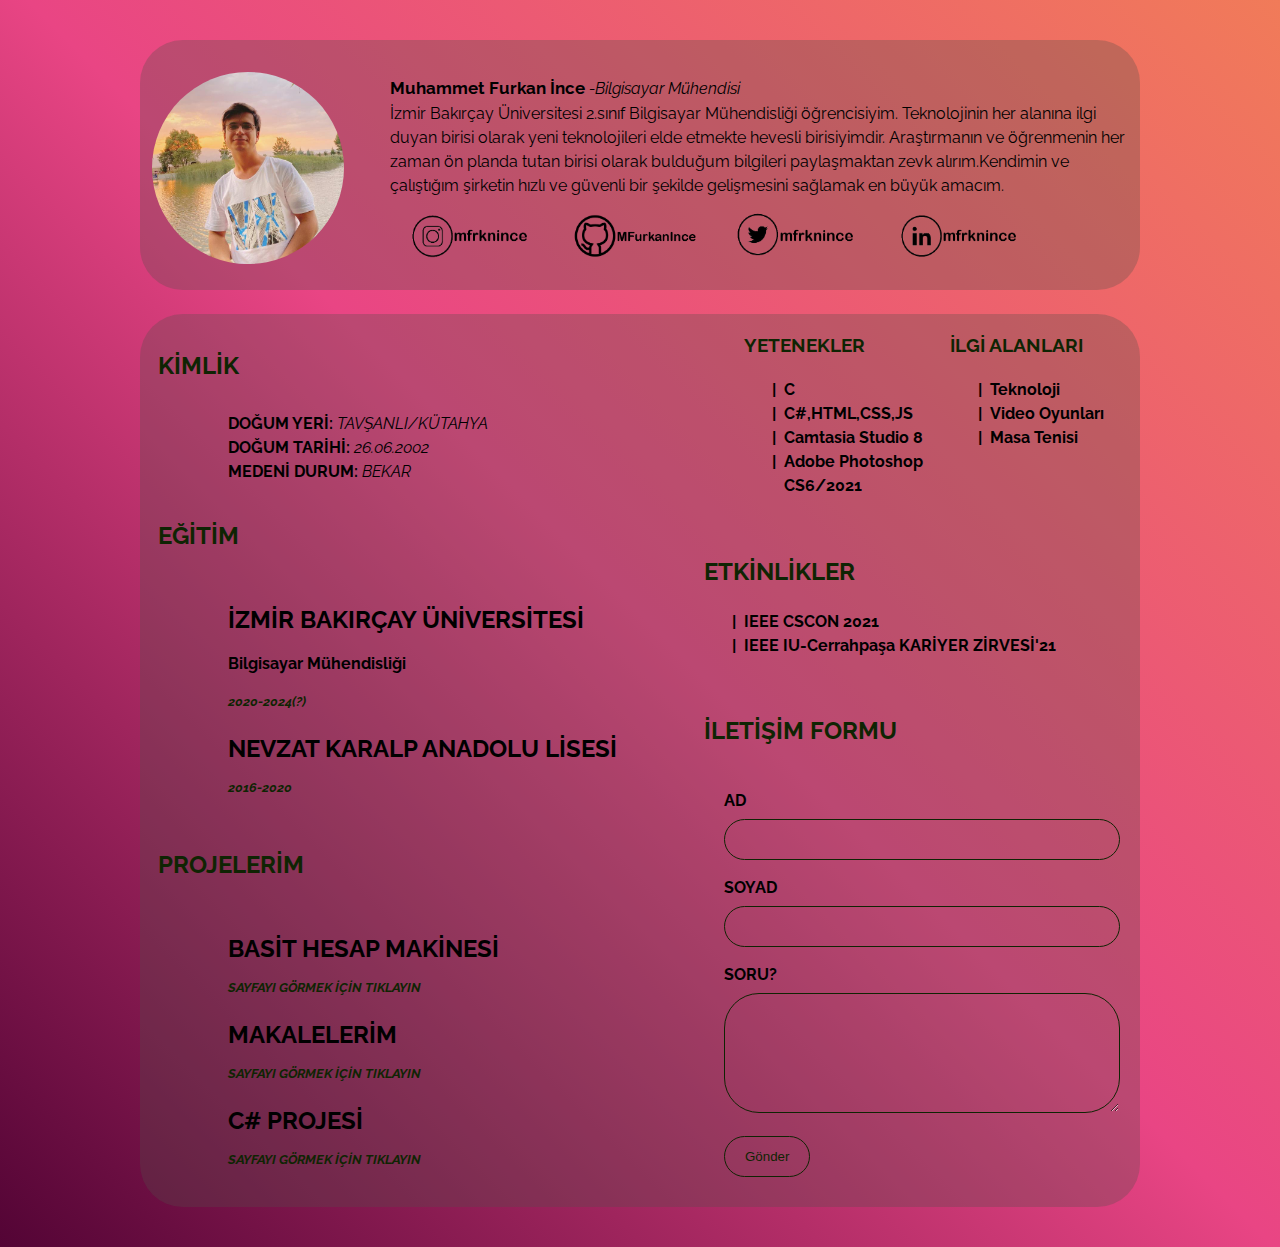
<file: index.html>
<!DOCTYPE html>
<html lang="en">
<head>
    <meta charset="UTF-8">
    <meta http-equiv="X-UA-Compatible" content="IE=edge">
    <meta name="viewport" content="width=device-width, initial-scale=1.0">
    <title>M.Furkan İnce</title>
    <link rel="stylesheet" href="page.css">
    <script src="alert.js"></script>
</head>
<body>

    <link href="https://fonts.googleapis.com/css2?family=Raleway:wght@200&display=swap" rel="stylesheet">
    <header>
        <section class="profil" >
            <img src="images/pp.jpg">
            <p> <b style="font-size: 17px;">Muhammet Furkan İnce</b>   <em>  -Bilgisayar Mühendisi</em>  <br>
                    İzmir Bakırçay Üniversitesi 2.sınıf Bilgisayar Mühendisliği öğrencisiyim. Teknolojinin her alanına
                    ilgi duyan birisi olarak yeni teknolojileri elde etmekte hevesli birisiyimdir. Araştırmanın ve öğrenmenin
                    her zaman ön planda tutan birisi olarak bulduğum bilgileri paylaşmaktan zevk alırım.Kendimin ve çalıştığım şirketin
                    hızlı ve güvenli bir şekilde gelişmesini sağlamak en büyük amacım.
                <br>
           
      
                <a href="https://www.instagram.com/mfrknince"> <img src="images/instagram.png" style="height: 50px; width: 135px;">  </a>
                <a href="https://www.github.com/MFurkanInce"><img src="images/github.png" style="width: 135px; height: 50px;"></a>               
                <a href="https://www.twitter.com/mfrknince"><img src="images/twitter.png" style="width: 135px; height: 50px;"></a>
                <a href="https://www.linkedin.com/in/mfrknince"><img src="images/linkedin.png " style="width: 135px; height: 50px;"> </a>
              
            </p>
           
          
        </section>  
         </header>  
<br>


    <div class="main">
      
        <div class="column " >
            <div class="sectionTitle ">
                <h1>KİMLİK</h1>
            </div>

            <div class="sectionContent ">
                <article>
                        
                            <b>  DOĞUM YERİ:</b>
                                <em>    TAVŞANLI/KÜTAHYA</em><br>            
                             <b> DOĞUM TARİHİ:</b>
                               <em>26.06.2002</em><br>
                            <b>MEDENİ DURUM:</b>
                                <em> BEKAR</em><br>
                    
                </article>
            </div>
            <div class="clear"></div>
           









            <div class="sectionTitle ">
                <h1>EĞİTİM</h1>
            </div>

            <div class="sectionContent ">
                <article>
                    <h2>
                        İZMİR BAKIRÇAY ÜNİVERSİTESİ
                    </h2>
                    <p style="font-weight: bolder;" >Bilgisayar Mühendisliği</p>
                    <p class="subDetails">2020-2024(?)</p>
                    <p></p>
                </article>

                <article>
					<h2> NEVZAT KARALP ANADOLU LİSESİ</h2>
					<p class="subDetails">2016-2020</p>
					<p></p>
				</article>
            </div>
            <div class="clear"></div>
           
            
            <div class="sectionTitle">
                <h1 class="opacity">PROJELERİM </h1>
            </div>

            <div class="sectionContent">
                <article>
                    <h2>
                        BASİT HESAP MAKİNESİ
                    </h2>
                    <p class="subDetails" style="color: black; outline: none;" ><a href="basicCal/200601059.html">SAYFAYI GÖRMEK İÇİN TIKLAYIN</a></p>
                    <p></p>
                </article>

                <article>
					<h2 >MAKALELERİM</h2>
					<p class="subDetails"><a href="https://mfrknince.medium.com" >SAYFAYI GÖRMEK İÇİN TIKLAYIN</a></p>
					<p></p>
				</article>

                <article>
					<h2 >C# PROJESİ</h2>
					<p class="subDetails"><a href="https://github.com/MFurkanInce/BIL201_Odev1" >SAYFAYI GÖRMEK İÇİN TIKLAYIN</a></p>
					<p></p>
				</article>
            </div>
            <div class="clear"></div>
           




</div>

        <div class="column  ">
            
          
    <section class="yetenekler">
        <ul>
          <li>
            <h3>YETENEKLER</h3>
            <ul class="listStyle">
              
              <li >C </li>
              <li >C#,HTML,CSS,JS</li>
              <li >Camtasia Studio 8</li>
              <li >Adobe Photoshop CS6/2021</li>
              
              
            </ul>
          </li>
          <li>
            <h3>İLGİ ALANLARI</h3>
            <ul class="listStyle">
              <li >Teknoloji</li>
              <li >Video Oyunları</li>
              <li >Masa Tenisi</li>

            </ul>
          </li>
        </ul>
      </section>


      <section class="etkinlikler">
        <h2 style="color:rgb(15, 36, 3);">ETKİNLİKLER</h2>
        <ul>
            <li>IEEE CSCON 2021</li>
            <li>IEEE IU-Cerrahpaşa KARİYER ZİRVESİ'21 </li>


        </ul>


      </section>










      <section class="iletişim">
     
        <h2 style="color:rgb(15, 36, 3);">İLETİŞİM FORMU</h2>
    <div class="container">
        <form>
      
          <label for="ad">AD</label>
          <input type="text" id="ad" name="ad" >
      
          <label for="soyad">SOYAD</label>
          <input type="text" id="soyad" name="soyad" >
      
          
      
          <label for="sorun">SORU?</label>
          <textarea id="sorun" name="sorun"      style="height:120px"></textarea>
      
          <input  id="gonder" type="submit"  onClick="FormVerileri()" value="Gönder">
      
        </form>
      </div>
</section>





                
        </div>


    </div>


    
</body>
</html>
</file>
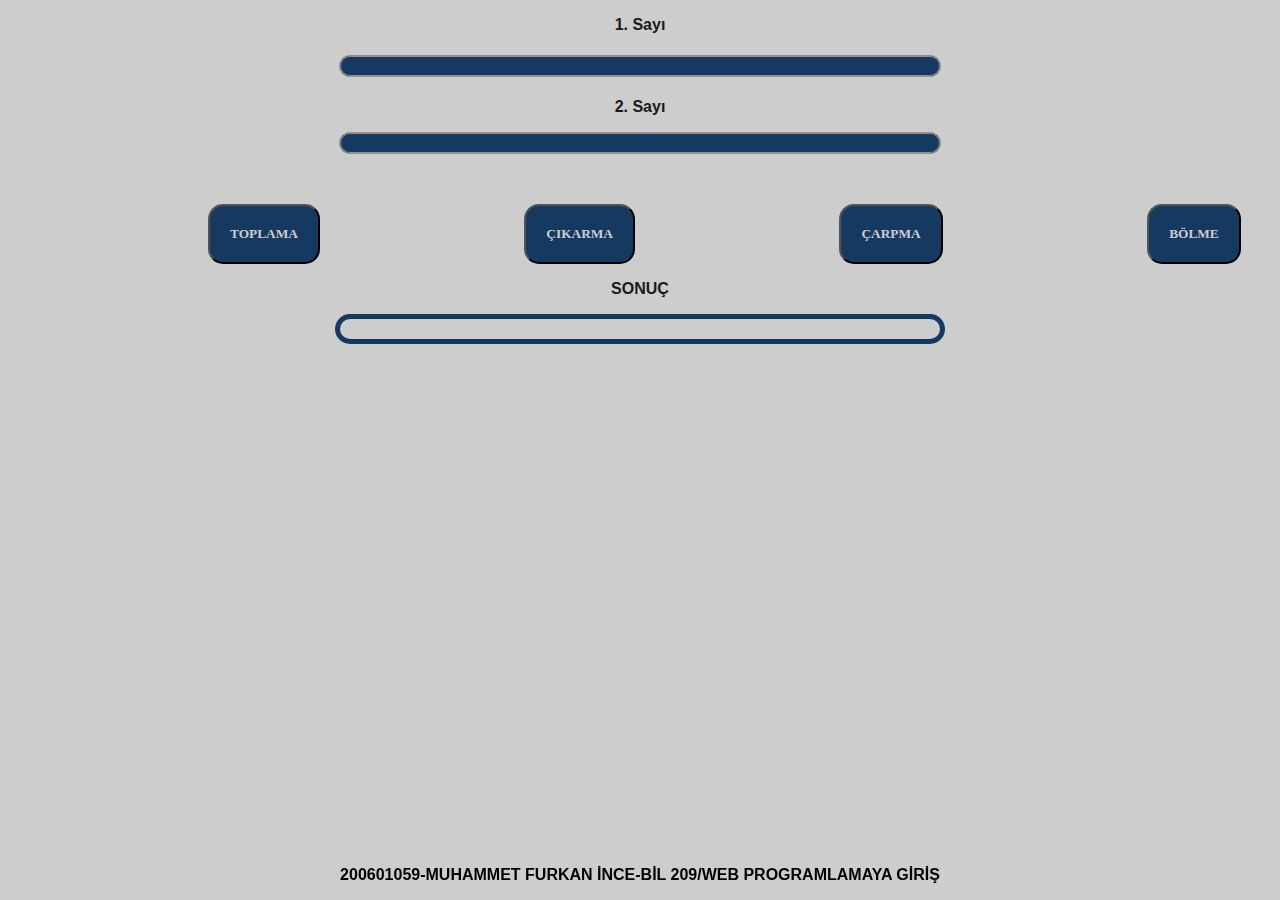
<file: basicCal/200601059.html>
<!DOCTYPE html>
<html lang="en">
<head>
    <meta charset="UTF-8">
    <meta http-equiv="X-UA-Compatible" content="IE=edge">
    <meta name="viewport" content="width=
    , initial-scale=1.0">
    <link rel="stylesheet" href="200601059.css">
    <script src="200601059.js"></script>
    <link rel="preconnect" href="https://fonts.googleapis.com">
<link rel="preconnect" href="https://fonts.gstatic.com" crossorigin>
<link href="https://fonts.googleapis.com/css2?family=Lato:ital,wght@1,300&display=swap" rel="stylesheet">
    <title>200601059</title>
</head>
<body>
  
    <p class="p"> 1. Sayı 
  <div class="textboxStyler">
   </p>
    <div class="textBox">
      <input type="text"  id="first" class="textBox" />
    </div>
  </div>
  <p class="p"> 2. Sayı 
</p>
  <div class="textboxStyler">
    
     <div class="textBox">

       <input type="text" id="second" class="textBox"  />

     </div>
   </div> 

   <div class="buttons">
  <input type="button"  onclick="toplamaIslemi()" value="TOPLAMA"/>
  <input type="button"  onclick="cikarmaIslemi()" value="ÇIKARMA"/>
  <input type="button"  onclick="carpmaIslemi()" value="ÇARPMA"/>
  <input type="button"  onclick="bolmeIslemi()" value="BÖLME"/>
</div>


  <p class="p" style="text-align: center;"> SONUÇ </p>
      <div class="textboxStyler">       
        
        <div class="resultBox">
        <p id="sonuc" style="margin: auto; height: 20px;" > </p>
        </div> 
</div>
  


<div class="footer">

 <footer>

<p style="text-align: center;">

200601059-MUHAMMET FURKAN İNCE-BİL 209/WEB PROGRAMLAMAYA GİRİŞ

</p>

 </footer>


</div>


</body>
</html>
</file>
<file: page.css>
.profil img
{
    border-radius: 99px;
    width: 12rem;
    height: 12rem;
    margin: 12px;
}
ul
{
    list-style: none;
}
html {
    font-family: "Raleway",'Lato';
    line-height: 1.5;
  }
  
  body {
    padding: 2rem 2.5rem;
      background: linear-gradient(45deg, rgb(83, 4, 53), #E94584,#F17C58, #24AADB , #27DBB1,#FFDC18, #FF3706 ,rgb(70, 5, 5));
      background-size: 600% 100%;
      animation: gradient 10s linear infinite;
      animation-direction: alternate;
  }
  @keyframes gradient {
      0% {background-position: 0%}
      100% {background-position: 100%}
  }
  .profil   
  {
      display: grid;  
      grid-template-columns: 1fr 3fr;
  }



  .name
  {
      color: black;
      font-weight: bolder;
  }


  .main
  {
      display: grid;
      grid-template-columns: 50% 1fr ;
      grid-gap: 4rem;
      max-width: 1000px;
    
      background-color: rgb(82, 78, 73,0.3);
      margin: auto;
      border-radius: 43px;
  }

header
{
    background-color: rgba(82, 78, 73, 0.3);
    border-radius: 43px;
    max-width: 1000px;
    max-height: 250px;
    margin: auto;
    
}
.timeline .event + .event {
    padding-top: 1rem;
  }
  
  .timeline .event {
    display: grid;
    grid-template-columns: 5ch 1fr;
  }
  
  .timeline .content {
    border-left: 1px solid #888;
    padding-left: 1rem;
    margin-left: 1rem;
  }
  
  .content > h3 + p {
    margin-bottom: 1rem;
    color: rgb(15, 36, 3);
  }


  
section {

	padding: 20px 0 0;
}

section:first-child {
	border-top: 0;
}

section:last-child {
	padding: 20px 0 10px;
}

.sectionTitle {
	float: left;
	width: 40%;
  margin: 18px;
  margin-bottom: 12px;
  
}

.sectionContent {
	float: right;
	width: 82.5%;
  
}

.sectionTitle h1 {

	
	font-size: 1.5em;
	color:rgb(15, 36, 3);
}

.sectionContent h2 {

	font-size: 1.5em;
	margin-bottom: -2px;
}

.subDetails {
	font-size: 0.8em;
	font-style: italic;
	margin-bottom: 3px;
  font-weight: bold;
  color:rgb(15, 36, 3);
}
.clear {clear: both;}

  
.yetenekler > ul {
    display: grid;
    grid-template-columns: 1fr 1fr;
    grid-gap: 1rem;
    color: rgb(15, 36, 3);
  }

.yetenekler
{
    margin: auto;
    margin-top: -1cm;
    color:rgb(15, 36, 3);

}
 
  .container {
    border-radius: 5px;
    padding: 20px;
  }

  
  input[type=text], select, textarea {
    width: 100%; 
    padding: 12px; 
    border: 1px solid rgb(15, 36, 3); 
    background-color: rgba(255, 255, 255, 0);
    border-radius: 35px;
    box-sizing: border-box; 
    margin-top: 6px; 
    outline: none;
    text-align:left;
    margin-bottom: 16px;
    resize: vertical 
  }
  

  input[type=submit] {
    background-color:rgba(73, 16, 16, 0);
    color:  rgb(15, 36, 3);
    padding: 12px 20px;
    outline: none;
    border: 1px solid rgb(15, 36, 3);
    border-radius: 43px;
    cursor: pointer;
  }
  
 
  input[type=submit]:hover {
    background-color:rgb(15, 36, 3);
    outline: none;
    color: white; 
  }     
  label
  {
      
      font-weight: bold;
    
  }


  .listStyle{

    list-style: "|  ";
    color: black;
    font-weight: bold;

  }
 

  a{

    color:rgb(15, 36, 3);
    text-decoration: none;
    font-weight: bold;
  }

  .kimliktitle
  {
    color: chartreuse;
    font-weight: bolder;
  }



  .etkinlikler >ul >li
  {
    list-style: "|  ";
    font-weight: bold;
  }
</file>
<file: basicCal/200601059.css>
html 
{
    font-family:Arial, sans-serif;
    background-color: #cdcdcd;
    color: #000;
}


  input[type="button"] 
  {
  color: #cdcdcd;
  font-family: Verdana;
  text-align: center;
  margin-left: 200px;
  font-weight: bold;
  background-color:  #163962;
  margin-top: 50px;
  border-radius: 15px;
  padding: 20px;
}

  
  .textboxStyler 
  {
    display: flex;
    font-weight: bold;
    align-items: center;
    text-align: center;
    
  }
  

  .footer
{
    position:fixed;
    left:0px;
    bottom:0px;
    height:50px;
    width:100%;
    font-weight: bold;
  }
  
  .textBox
{
      padding: 0;
      display: flex ;
      justify-content: flex-start;
      height: 30px;
      position: relative;
      left: 0;
      outline: none;
      border: 1px solid #cdcdcd;
      border-color: rgb(150, 143, 143);
      background-color: #163962;
      font-size: 16px;
      color: #cdcdcd;
      width: 600px;
      height: auto;
      margin-right: -4px;
      border-radius: 20px;
      margin: auto;
      text-align: center;
}
.resultBox
{
  padding: 0;
  display: flex ;
  justify-content: flex-start;
  height: 15px;
  position: relative;
  left: 0;
  
  outline: none;
  border: 5px solid #163962;
  border-color: #163962;
  background-color: #cdcdcd;
  font-size: 16px;
  color: #000000;
  width: 600px;
  height: auto;
  margin-right: -4px;
  border-radius: 20px;
  margin: auto;
  text-align: center;

}
 

.p
{
  text-align: center;
  font-family: Arial;
  font-weight: bolder;
  color: rgb(26, 26, 26);
  top: 20px;
}
</file>
